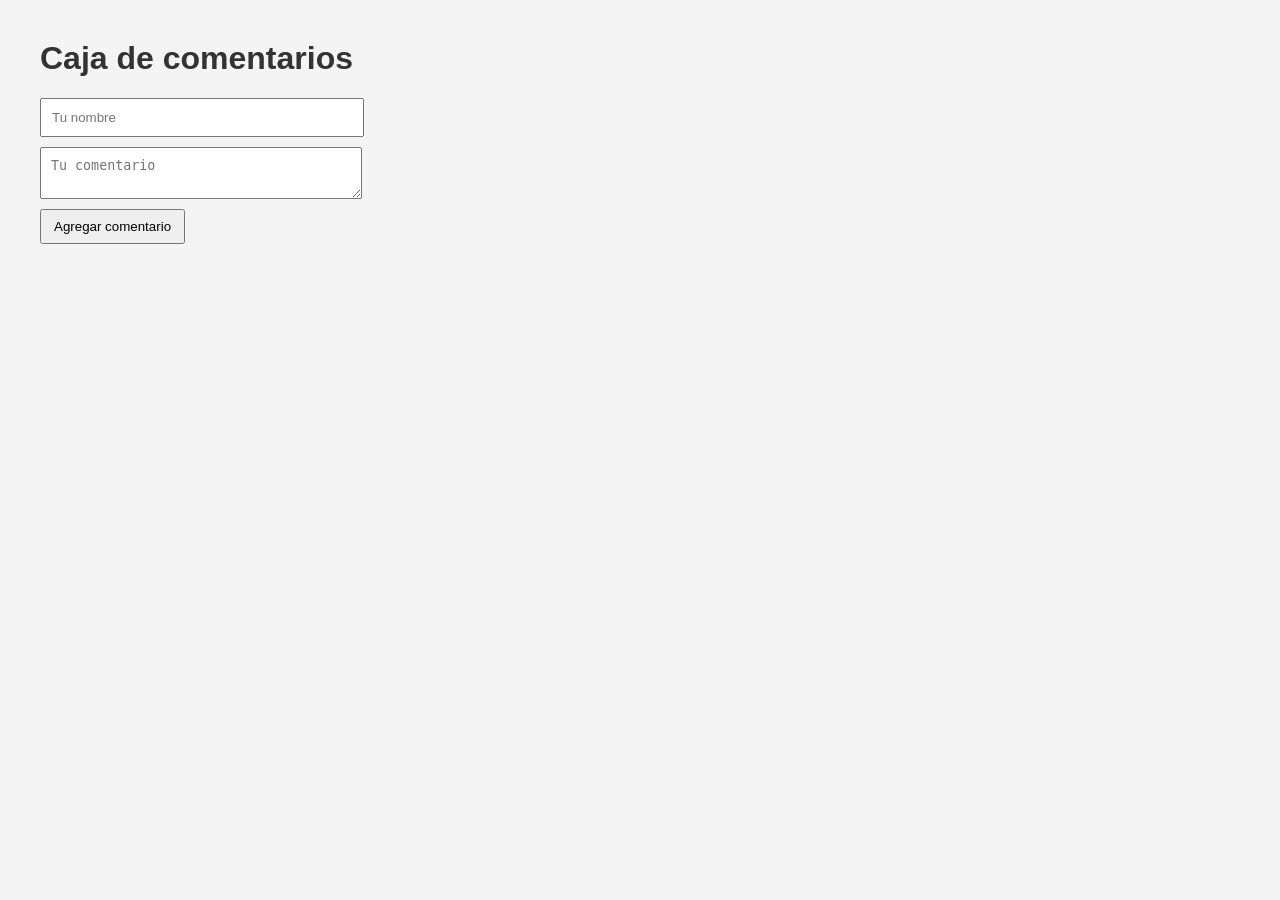
<file: index.html>
<!DOCTYPE html>
<html lang="en">
<head>
    <meta charset="UTF-8">
    <meta name="viewport" content="width=device-width, initial-scale=1.0">
    <title>Caja de comentarios</title>
    <link rel="stylesheet" href="style.css">
</head>
<body>
    <h1>Caja de comentarios</h1>

    <!-- Formulario para agregar un nuevo comentario -->
    <form id="commentForm">
        <input type="text" id="name" placeholder="Tu nombre" required>
        <textarea id="comment" placeholder="Tu comentario" required></textarea>
        <button type="submit">Agregar comentario</button>
    </form>

    <!-- Contenedor para mostrar los comentarios -->
    <div id="commentsContainer"></div>

    <script src="coment.js"></script>
</body>
</html>
</file>
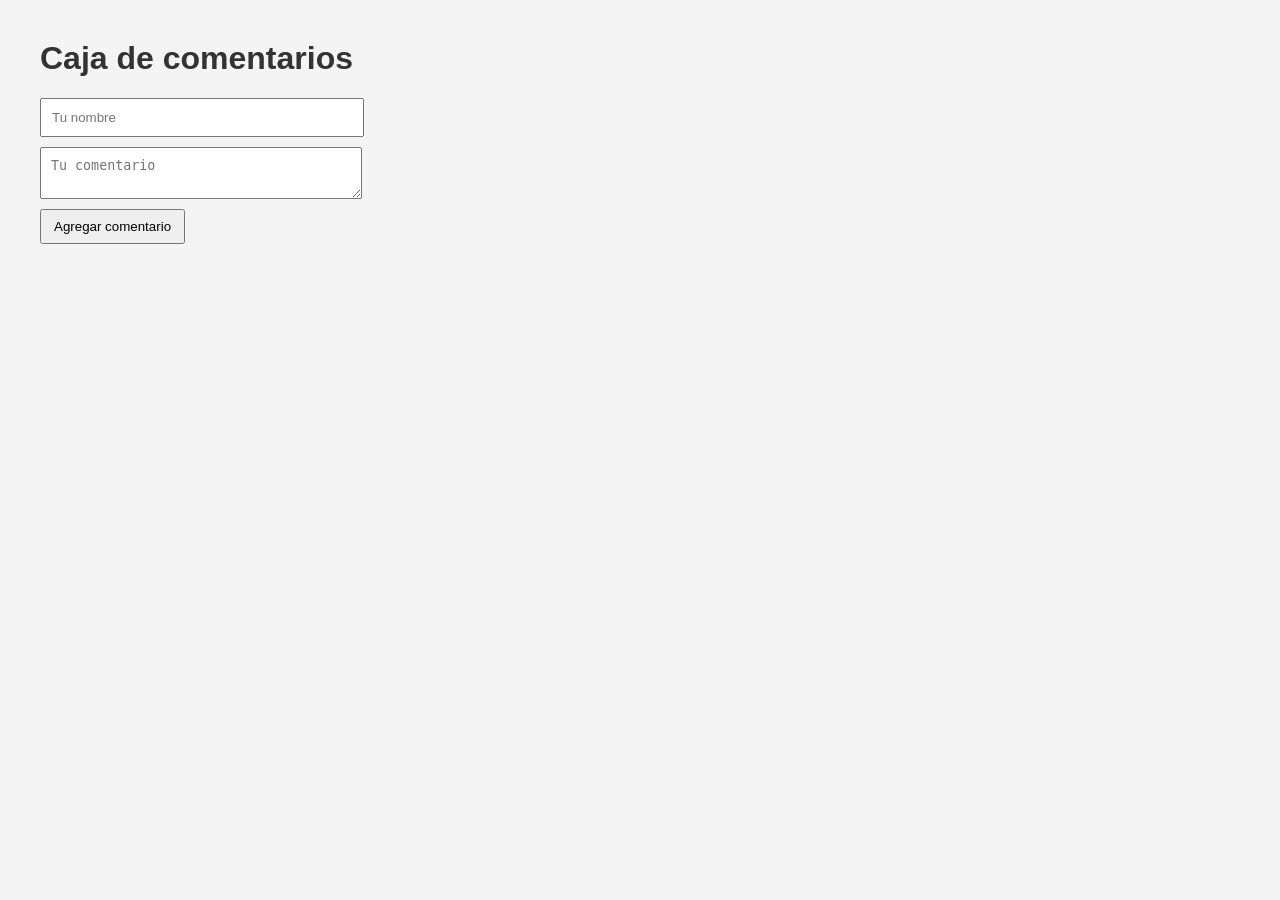
<file: formulario/index.html>
<!DOCTYPE html>
<html lang="es">
<head>
    <meta charset="UTF-8">
    <meta name="viewport" content="width=device-width, initial-scale=1.0">
    <title>Caja de comentarios</title>
    <link rel="stylesheet" href="style.css">
</head>
<body>
    <h1>Caja de comentarios</h1>

    <!-- Formulario para agregar un nuevo comentario -->
    <form id="commentForm">
        <input type="text" id="name" placeholder="Tu nombre" required>
        <textarea id="comment" placeholder="Tu comentario" required></textarea>
        <button type="submit">Agregar comentario</button>
    </form>

    <!-- Contenedor para mostrar los comentarios -->
    <div id="commentsContainer"></div>

    <script src="coment.js"></script>
</body>
</html>
</file>
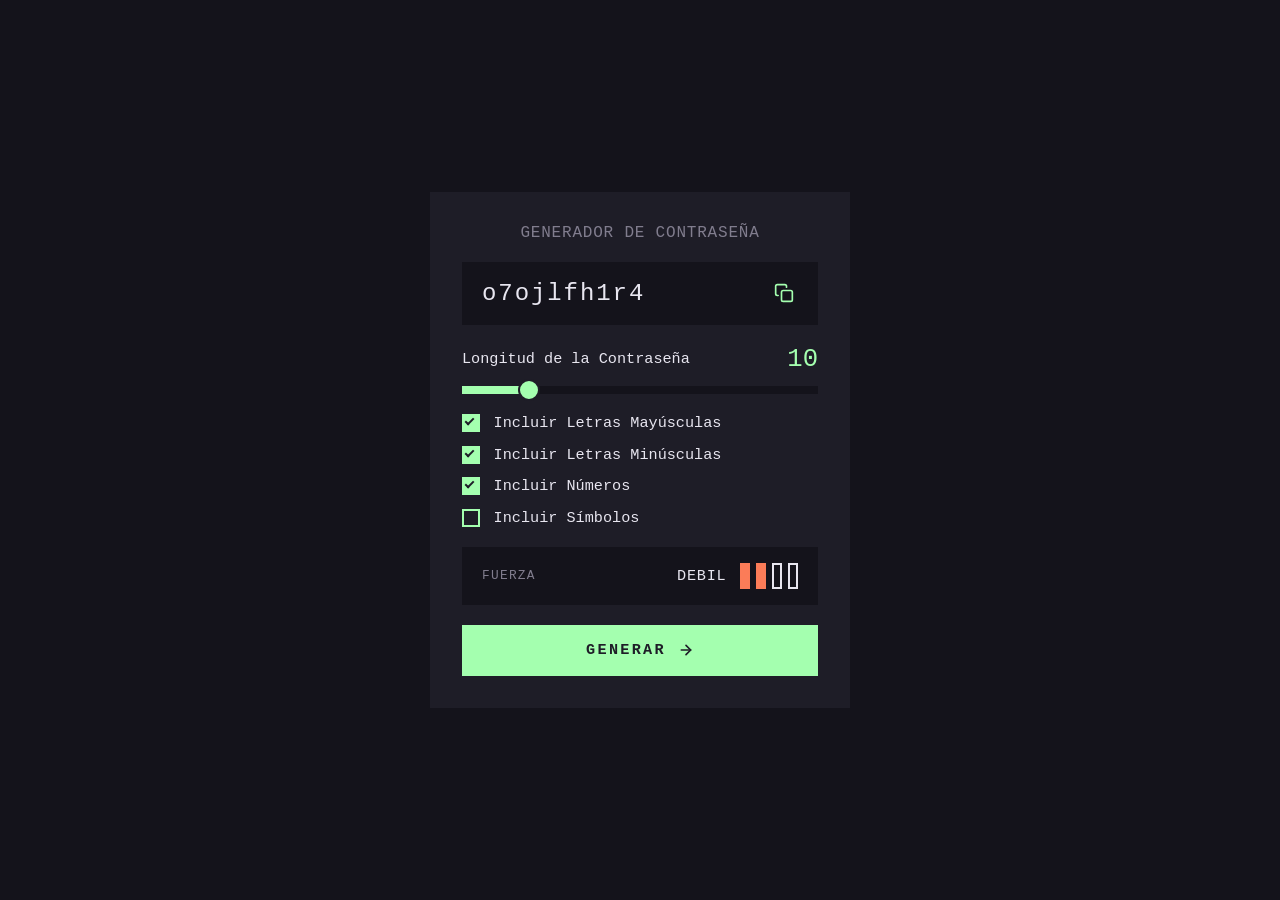
<file: generadorPassword/index.html>
<!DOCTYPE html>
<html lang="es">
  <head>
    <meta charset="UTF-8" />
    <meta name="viewport" content="width=device-width, initial-scale=1.0" />
    <title>Generador de Contraseña</title>

    <link rel="stylesheet" href="style.css" />
  </head>

  <body>

    <!-- ============================
         CONTENEDOR PRINCIPAL
    ============================= -->
    <main class="container">

      <!-- TÍTULO DE LA APP -->
      <h1 class="title">Generador de Contraseña</h1>

      <!-- ============================
           SECCIÓN 1: DISPLAY DE CONTRASEÑA
           Muestra la contraseña generada y
           el botón para copiarla al portapapeles
      ============================= -->
      <section class="password-display">
        <span class="password-output" id="passwordOutput">PTx1f5DaFX</span>
        <button class="copy-btn" id="copyBtn" title="Copiar contraseña">
          <!-- Ícono de copiar -->
          <svg xmlns="http://www.w3.org/2000/svg" width="20" height="20"
               viewBox="0 0 24 24" fill="none" stroke="currentColor"
               stroke-width="2" stroke-linecap="round" stroke-linejoin="round">
            <rect x="9" y="9" width="13" height="13" rx="2" ry="2"></rect>
            <path d="M5 15H4a2 2 0 0 1-2-2V4a2 2 0 0 1 2-2h9a2 2 0 0 1 2 2v1"></path>
          </svg>
        </button>
      </section>

      <!-- ============================
           SECCIÓN 2: LONGITUD DE LA CONTRASEÑA
           Slider para elegir cuántos caracteres tendrá
      ============================= -->
      <section class="length-control">
        <div class="length-header">
          <label for="lengthSlider">Longitud de la Contraseña</label>
          <span class="length-value" id="lengthValue">10</span>
        </div>
        <!-- El slider va de 8 a 20 caracteres -->
        <input
          type="range"
          id="lengthSlider"
          class="slider"
          min="8"
          max="20"
          value="10"
        />
      </section>

      <!-- ============================
           SECCIÓN 3: OPCIONES DE CARACTERES
           Checkboxes para elegir qué tipos de
           caracteres incluir en la contraseña
      ============================= -->
      <section class="options">

        <div class="option-item">
          <input type="checkbox" id="uppercase" checked />
          <label for="uppercase">Incluir Letras Mayúsculas</label>
        </div>

        <div class="option-item">
          <input type="checkbox" id="lowercase" checked />
          <label for="lowercase">Incluir Letras Minúsculas</label>
        </div>

        <div class="option-item">
          <input type="checkbox" id="numbers" checked />
          <label for="numbers">Incluir Números</label>
        </div>

        <div class="option-item">
          <input type="checkbox" id="symbols" />
          <label for="symbols">Incluir Símbolos</label>
        </div>

      </section>

      <!-- ============================
           SECCIÓN 4: INDICADOR DE FUERZA
           Muestra qué tan segura es la contraseña
           con texto (MUY DEBIL / DEBIL / MEDIO / FUERTE)
           y barras visuales de color
      ============================= -->
      <section class="strength-indicator">
        <span class="strength-label">FUERZA</span>
        <div class="strength-result">
          <span class="strength-text" id="strengthText">MEDIO</span>
          <!-- Las 4 barras de fuerza -->
          <div class="strength-bars" id="strengthBars">
            <span class="bar"></span>
            <span class="bar"></span>
            <span class="bar"></span>
            <span class="bar"></span>
          </div>
        </div>
      </section>

      <!-- ============================
           BOTÓN GENERATE
           Genera una nueva contraseña al hacer click
      ============================= -->
      <button class="generate-btn" id="generateBtn">
        GENERAR
        <!-- Flecha decorativa -->
        <svg xmlns="http://www.w3.org/2000/svg" width="16" height="16"
             viewBox="0 0 24 24" fill="none" stroke="currentColor"
             stroke-width="2.5" stroke-linecap="round" stroke-linejoin="round">
          <line x1="5" y1="12" x2="19" y2="12"></line>
          <polyline points="12 5 19 12 12 19"></polyline>
        </svg>
      </button>

    </main>

    <!-- Enlazamos el JS al final para que el HTML cargue primero -->
    <script src="script.js"></script>

  </body>
</html>
</file>
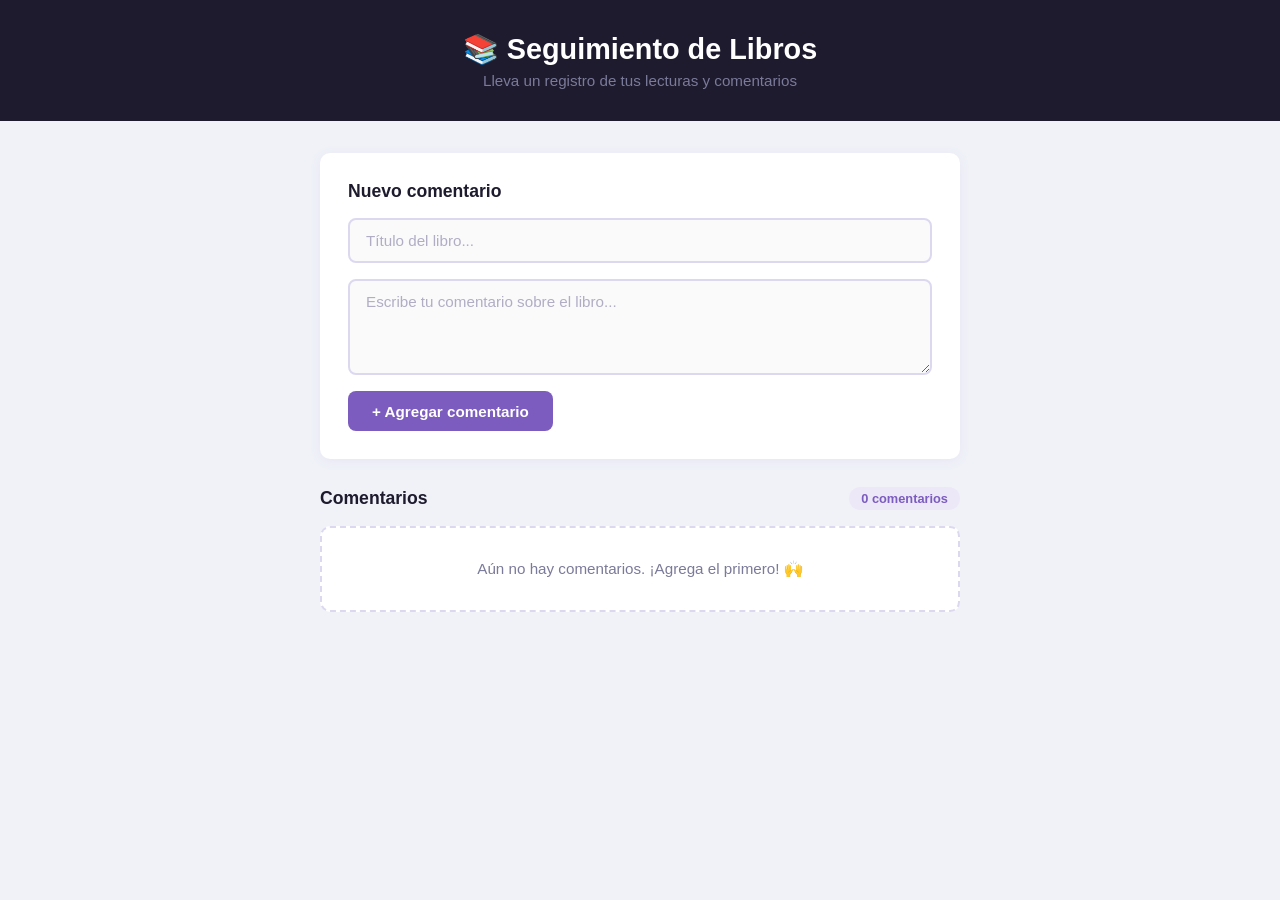
<file: seguidorLibros/index.html>
<!DOCTYPE html>
<html lang="es">
  <head>
    <meta charset="UTF-8" />
    <meta name="viewport" content="width=device-width, initial-scale=1.0" />
    <title>Seguimiento de Libros</title>
    <link rel="stylesheet" href="style.css" />
  </head>

  <body>

    <!-- ============================
         ENCABEZADO DE LA PÁGINA
    ============================= -->
    <header class="page-header">
      <h1 class="page-title">📚 Seguimiento de Libros</h1>
      <p class="page-subtitle">Lleva un registro de tus lecturas y comentarios</p>
    </header>

    <!-- ============================
         CONTENEDOR PRINCIPAL
    ============================= -->
    <main class="container">

      <!-- SECCIÓN 1: FORMULARIO
           El usuario escribe aquí su comentario
           y hace click en "Agregar"
      -->
      <section class="form-section">
        <h2 class="section-title">Nuevo comentario</h2>

        <!-- Campo para el título del libro -->
        <div class="form-group">
          <input
            type="text"
            id="bookTitle"
            class="input-field"
            placeholder="Título del libro..."
          />
        </div>

        <!-- Campo para el comentario -->
        <div class="form-group">
          <textarea
            id="commentInput"
            class="textarea-field"
            placeholder="Escribe tu comentario sobre el libro..."
            rows="4"
          ></textarea>
        </div>

        <button class="add-btn" id="addBtn">
          + Agregar comentario
        </button>

        <!-- Mensaje de error -->
        <p class="error-msg hidden" id="errorMsg">
          ⚠️ Por favor completa todos los campos antes de agregar.
        </p>

      </section>

      <!-- SECCIÓN 2: LISTA DE COMENTARIOS -->
      <section class="comments-section">

        <!-- Encabezado con contador -->
        <div class="comments-header">
          <h2 class="section-title">Comentarios</h2>
          <span class="comment-count" id="commentCount">0 comentarios</span>
        </div>

        <!-- Mensaje vacío: visible al inicio -->
        <p class="empty-msg" id="emptyMsg">
          Aún no hay comentarios. ¡Agrega el primero! 🙌
        </p>

        <!-- Tarjetas de comentario -->
        <div class="comments-list" id="commentsList"></div>

      </section>

    </main>

    <script src="script.js"></script>
  </body>
</html>
</file>
<file: style.css>
body {
  font-family: Arial, sans-serif;
  margin: 40px;
  background-color: #f4f4f4;
}

h1 {
  color: #333;
}

form {
  margin-bottom: 20px;
}

input,
textarea {
  display: block;
  width: 300px;
  margin-bottom: 10px;
  padding: 10px;
}

button {
  padding: 8px 12px;
  cursor: pointer;
}

.comentario {
  background-color: white;
  border: 1px solid #ccc;
  border-radius: 5px;
  padding: 15px;
  margin-top: 10px;
  width: 320px;
}

.comentario h3 {
  margin: 0;
  color: #444;
}

.comentario p {
  margin: 10px 0;
}

.comentario small {
  color: gray;
}

.eliminar {
  margin-top: 10px;
}
</file>
<file: formulario/style.css>
body {
  font-family: Arial, sans-serif;
  margin: 40px;
  background-color: #f4f4f4;
}

h1 {
  color: #333;
}

form {
  margin-bottom: 20px;
}

input,
textarea {
  display: block;
  width: 300px;
  margin-bottom: 10px;
  padding: 10px;
}

button {
  padding: 8px 12px;
  cursor: pointer;
}

.comentario {
  background-color: white;
  border: 1px solid #ccc;
  border-radius: 5px;
  padding: 15px;
  margin-top: 10px;
  width: 320px;
}

.comentario h3 {
  margin: 0;
  color: #444;
}

.comentario p {
  margin: 10px 0;
}

.comentario small {
  color: gray;
}

.eliminar {
  margin-top: 10px;
}
</file>
<file: generadorPassword/style.css>
/* ============================================
   1. VARIABLES GLOBALES
============================================ */
:root {
  --color-bg-page:       #14131b;   /* fondo de la página */
  --color-bg-card:       #1e1d27;   /* tarjeta principal */
  --color-bg-display:    #14131b;   /* fondo del display de contraseña */
  --color-bg-input:      #14131b;   /* fondo del slider / opciones */
 
  --color-accent:        #a4ffaf;   /* verde neón principal */
  --color-accent-hover:  #7dda87;   /* verde al pasar el mouse */
 
  --color-text-primary:  #e8e6f0;   /* texto principal (casi blanco) */
  --color-text-muted:    #817d8e;   /* texto secundario (gris) */
  --color-text-password: #e8e6f0;   /* contraseña generada */
 
  /* Colores de fuerza de contraseña */
  --color-weak:   #f64a4a;          /* rojo */
  --color-fair:   #fb7c58;          /* naranja */
  --color-medium: #f8cd65;          /* amarillo */
  --color-strong: #a4ffaf;          /* verde */
 
  --border-radius-card:  8px;
  --border-radius-btn:   6px;
  --font-main: 'Courier New', Courier, monospace;  /* tipografía monoespaciada */
}
 
 
/* ============================================
   2. RESET Y BASE
============================================ */
*, *::before, *::after {
  box-sizing: border-box;
  margin: 0;
  padding: 0;
}
 
body {
  background-color: var(--color-bg-page);
  color: var(--color-text-primary);
  font-family: var(--font-main);
  min-height: 100vh;
 
  /* Centrado vertical y horizontal con Flexbox */
  display: flex;
  align-items: center;
  justify-content: center;
  padding: 2rem;
}
 
 
/* ============================================
   3. TARJETA PRINCIPAL (container)
============================================ */
.container {
  background-color: var(--color-bg-card);
  width: 100%;
  max-width: 420px;
  padding: 2rem;
  display: flex;
  flex-direction: column;   /* apila los hijos verticalmente */
  gap: 1.25rem;             /* espacio entre secciones */
}
 
 
/* ============================================
   4. TÍTULO
============================================ */
.title {
  color: var(--color-text-muted);
  font-size: 1rem;
  font-weight: 400;
  text-align: center;
  letter-spacing: 0.05em;
  text-transform: uppercase;
}
 
 
/* ============================================
   5. DISPLAY DE CONTRASEÑA
============================================ */
.password-display {
  background-color: var(--color-bg-display);
  padding: 1.1rem 1.25rem;
  display: flex;
  align-items: center;
  justify-content: space-between;
  gap: 1rem;
}
 
.password-output {
  font-size: 1.5rem;
  color: var(--color-text-password);
  letter-spacing: 0.08em;
  /* Si la contraseña es muy larga, la recorta con ... */
  overflow: hidden;
  text-overflow: ellipsis;
  white-space: nowrap;
}
 
.copy-btn {
  background: none;
  border: none;
  cursor: pointer;
  color: var(--color-accent);
  padding: 4px;
  display: flex;
  align-items: center;
  transition: color 0.2s, transform 0.15s;
  flex-shrink: 0;   /* evita que el botón se encoja */
}
 
.copy-btn:hover {
  color: var(--color-accent-hover);
  transform: scale(1.1);
}
 
/* Cuando el usuario copia, mostramos feedback visual */
.copy-btn.copied {
  color: #ffffff;
}
 
 
/* ============================================
   6. CONTROL DE LONGITUD
   Slider + número de caracteres.
============================================ */
.length-control {
  display: flex;
  flex-direction: column;
  gap: 0.75rem;
}
 
.length-header {
  display: flex;
  justify-content: space-between;
  align-items: center;
}
 
.length-header label {
  font-size: 0.95rem;
  color: var(--color-text-primary);
}
 
.length-value {
  font-size: 1.6rem;
  color: var(--color-accent);
}
 
/* --- Slider personalizado --- */
.slider {
  -webkit-appearance: none;   /* eliminamos el estilo por defecto */
  appearance: none;
  width: 100%;
  height: 8px;
  background: var(--color-bg-display);
  outline: none;
  cursor: pointer;
}
 
/* La "pista" llenada (color verde) se maneja con JS + gradiente de fondo */
 
/* El "pulgar" (thumb) del slider — el círculo que arrastra el usuario */
.slider::-webkit-slider-thumb {
  -webkit-appearance: none;
  appearance: none;
  width: 22px;
  height: 22px;
  border-radius: 50%;
  background: var(--color-accent);
  cursor: pointer;
  border: 2px solid var(--color-bg-card);
  transition: background 0.2s;
}
 
.slider::-moz-range-thumb {
  width: 22px;
  height: 22px;
  border-radius: 50%;
  background: var(--color-accent);
  cursor: pointer;
  border: 2px solid var(--color-bg-card);
}
 
.slider:hover::-webkit-slider-thumb {
  background: var(--color-accent-hover);
}
 
 
/* ============================================
   7. OPCIONES (checkboxes)
============================================ */
.options {
  display: flex;
  flex-direction: column;
  gap: 0.85rem;
}
 
.option-item {
  display: flex;
  align-items: center;
  gap: 0.85rem;
  cursor: pointer;
}
 
.option-item label {
  font-size: 0.95rem;
  color: var(--color-text-primary);
  cursor: pointer;
  user-select: none;
}
 
/* Checkbox personalizado */
.option-item input[type="checkbox"] {
  -webkit-appearance: none;
  appearance: none;
  width: 18px;
  height: 18px;
  border: 2px solid var(--color-accent);
  background: transparent;
  cursor: pointer;
  flex-shrink: 0;
  position: relative;
  transition: background 0.15s;
}
 
.option-item input[type="checkbox"]:checked {
  background-color: var(--color-accent);
}
 
/* La palomita (✓) dentro del checkbox */
.option-item input[type="checkbox"]:checked::after {
  content: '';
  position: absolute;
  left: 3px;
  top: 0px;
  width: 5px;
  height: 9px;
  border: 2px solid var(--color-bg-card);
  border-top: none;
  border-left: none;
  transform: rotate(45deg);
}
 
 
/* ============================================
   8. INDICADOR DE FUERZA
============================================ */
.strength-indicator {
  background-color: var(--color-bg-display);
  padding: 1rem 1.25rem;
  display: flex;
  align-items: center;
  justify-content: space-between;
}
 
.strength-label {
  font-size: 0.8rem;
  color: var(--color-text-muted);
  letter-spacing: 0.1em;
  text-transform: uppercase;
}
 
.strength-result {
  display: flex;
  align-items: center;
  gap: 0.85rem;
}
 
.strength-text {
  font-size: 0.95rem;
  color: var(--color-text-primary);
  letter-spacing: 0.05em;
  text-transform: uppercase;
  min-width: 60px;
  text-align: right;
}
 
/* Las 4 barras de fuerza */
.strength-bars {
  display: flex;
  gap: 6px;
}
 
.bar {
  display: block;
  width: 10px;
  height: 26px;
  border: 2px solid var(--color-text-primary);
  background: transparent;
  transition: background 0.3s, border-color 0.3s;
}
 
/* Estados de las barras según la fuerza */
.bar.weak   { background: var(--color-weak);   border-color: var(--color-weak); }
.bar.fair   { background: var(--color-fair);   border-color: var(--color-fair); }
.bar.medium { background: var(--color-medium); border-color: var(--color-medium); }
.bar.strong { background: var(--color-strong); border-color: var(--color-strong); }
 
 
/* ============================================
   9. BOTÓN GENERATE
============================================ */
.generate-btn {
  width: 100%;
  padding: 1.05rem;
  background-color: var(--color-accent);
  color: var(--color-bg-card);
  border: none;
  font-family: var(--font-main);
  font-size: 0.95rem;
  font-weight: bold;
  letter-spacing: 0.15em;
  text-transform: uppercase;
  cursor: pointer;
  display: flex;
  align-items: center;
  justify-content: center;
  gap: 0.75rem;
  transition: background 0.2s, transform 0.1s;
}
 
.generate-btn:hover {
  background-color: transparent;
  color: var(--color-accent);
  outline: 2px solid var(--color-accent);
}
 
.generate-btn:active {
  transform: scale(0.98);
}
</file>
<file: seguidorLibros/style.css>
/* ============================================
   1. VARIABLES GLOBALES
============================================ */
:root {
  --color-bg-page:      #f0f2f8;       /* fondo general gris claro */
  --color-bg-card:      #ffffff;       /* fondo de tarjetas */
  --color-bg-header:    #1e1b2e;       /* encabezado oscuro */

  --color-accent:       #7c5cbf;       /* morado principal */
  --color-accent-light: #ede8f7;       /* morado muy claro (fondos suaves) */
  --color-accent-hover: #5e3fa3;       /* morado oscuro al hacer hover */

  --color-danger:       #e05252;       /* rojo para botón eliminar */
  --color-danger-hover: #c03a3a;

  --color-text-primary:  #1e1b2e;      /* texto oscuro principal */
  --color-text-muted:    #7a7a9a;      /* texto secundario / fechas */
  --color-text-light:    #ffffff;      /* texto sobre fondos oscuros */

  --color-border:        #dcd8f0;      /* borde de inputs y tarjetas */
  --color-error:         #e05252;

  --shadow-card: 0 2px 12px rgba(124, 92, 191, 0.08);
  --border-radius: 10px;
  --font-main: 'Segoe UI', Tahoma, Geneva, Verdana, sans-serif;
}


/* ============================================
   2. RESET Y BASE
============================================ */
*, *::before, *::after {
  box-sizing: border-box;
  margin: 0;
  padding: 0;
}

body {
  background-color: var(--color-bg-page);
  color: var(--color-text-primary);
  font-family: var(--font-main);
  min-height: 100vh;
}


/* ============================================
   3. ENCABEZADO
============================================ */
.page-header {
  background-color: var(--color-bg-header);
  padding: 2rem;
  text-align: center;
}

.page-title {
  color: var(--color-text-light);
  font-size: 1.8rem;
  font-weight: 700;
  margin-bottom: 0.4rem;
}

.page-subtitle {
  color: var(--color-text-muted);
  font-size: 0.95rem;
}


/* ============================================
   4. CONTENEDOR PRINCIPAL
============================================ */
.container {
  max-width: 680px;
  margin: 2rem auto;         /* centrado horizontal con auto */
  padding: 0 1.25rem;
  display: flex;
  flex-direction: column;
  gap: 1.75rem;
}


/* ============================================
   5. TÍTULOS DE SECCIÓN
============================================ */
.section-title {
  font-size: 1.1rem;
  font-weight: 700;
  color: var(--color-text-primary);
}


/* ============================================
   6. SECCIÓN DEL FORMULARIO
============================================ */
.form-section {
  background-color: var(--color-bg-card);
  border-radius: var(--border-radius);
  padding: 1.75rem;
  box-shadow: var(--shadow-card);
  display: flex;
  flex-direction: column;
  gap: 1rem;
}

/* Cada fila del formulario */
.form-group {
  display: flex;
  flex-direction: column;
  gap: 0.4rem;
}


/* ============================================
   7. CAMPOS DE ENTRADA
============================================ */
.input-field,
.textarea-field {
  width: 100%;
  padding: 0.75rem 1rem;
  border: 2px solid var(--color-border);
  border-radius: 8px;
  font-family: var(--font-main);
  font-size: 0.95rem;
  color: var(--color-text-primary);
  background-color: #fafafa;
  transition: border-color 0.2s, box-shadow 0.2s;
  outline: none;
  resize: vertical;   /* solo textarea, permite redimensionar verticalmente */
}

/* Al hacer foco (click) en el campo → resaltamos con el color acento */
.input-field:focus,
.textarea-field:focus {
  border-color: var(--color-accent);
  box-shadow: 0 0 0 3px rgba(124, 92, 191, 0.15);
  background-color: #ffffff;
}

/* Estilo del placeholder (texto gris sugerido) */
.input-field::placeholder,
.textarea-field::placeholder {
  color: #b0adc5;
}


/* ============================================
   8. BOTÓN AGREGAR
============================================ */
.add-btn {
  align-self: flex-start;   /* no ocupa todo el ancho, solo lo necesario */
  padding: 0.7rem 1.5rem;
  background-color: var(--color-accent);
  color: var(--color-text-light);
  border: none;
  border-radius: 8px;
  font-family: var(--font-main);
  font-size: 0.95rem;
  font-weight: 600;
  cursor: pointer;
  transition: background 0.2s, transform 0.1s;
}

.add-btn:hover {
  background-color: var(--color-accent-hover);
}

.add-btn:active {
  transform: scale(0.97);
}


/* ============================================
   9. MENSAJE DE ERROR
============================================ */
.error-msg {
  color: var(--color-error);
  font-size: 0.875rem;
}

.hidden {
  display: none;
}


/* ============================================
   10. SECCIÓN DE COMENTARIOS
============================================ */
.comments-section {
  display: flex;
  flex-direction: column;
  gap: 1rem;
}

/* Encabezado con título y contador en la misma línea */
.comments-header {
  display: flex;
  align-items: center;
  justify-content: space-between;
}

/* Pastilla del contador */
.comment-count {
  background-color: var(--color-accent-light);
  color: var(--color-accent);
  font-size: 0.8rem;
  font-weight: 600;
  padding: 0.25rem 0.75rem;
  border-radius: 999px;   /* píldora redondeada */
}

/* Mensaje cuando no hay comentarios */
.empty-msg {
  text-align: center;
  color: var(--color-text-muted);
  font-size: 0.95rem;
  padding: 2rem;
  background-color: var(--color-bg-card);
  border-radius: var(--border-radius);
  border: 2px dashed var(--color-border);
}


/* ============================================
   11. TARJETA DE COMENTARIO INDIVIDUAL
============================================ */
.comment-card {
  background-color: var(--color-bg-card);
  border-radius: var(--border-radius);
  padding: 1.25rem 1.5rem;
  box-shadow: var(--shadow-card);
  border-left: 4px solid var(--color-accent);  /* franja morada a la izquierda */

  display: flex;
  flex-direction: column;
  gap: 0.5rem;

  /* Animación de entrada al aparecer */
  animation: fadeSlideIn 0.3s ease;
}

/* El título del libro dentro de la tarjeta */
.comment-book {
  font-size: 0.8rem;
  font-weight: 700;
  color: var(--color-accent);
  text-transform: uppercase;
  letter-spacing: 0.05em;
}

/* El texto del comentario */
.comment-text {
  font-size: 0.95rem;
  color: var(--color-text-primary);
  line-height: 1.6;
}

/* Fila inferior: fecha + botón eliminar */
.comment-footer {
  display: flex;
  align-items: center;
  justify-content: space-between;
  margin-top: 0.25rem;
}

/* Fecha y hora de publicación */
.comment-date {
  font-size: 0.8rem;
  color: var(--color-text-muted);
}

/* Botón eliminar */
.delete-btn {
  background: none;
  border: 1px solid var(--color-danger);
  color: var(--color-danger);
  font-size: 0.8rem;
  padding: 0.25rem 0.65rem;
  border-radius: 6px;
  cursor: pointer;
  transition: background 0.2s, color 0.2s;
}

.delete-btn:hover {
  background-color: var(--color-danger);
  color: white;
}


/* ============================================
   12. ANIMACIÓN DE ENTRADA
============================================ */
@keyframes fadeSlideIn {
  from {
    opacity: 0;
    transform: translateY(-10px);
  }
  to {
    opacity: 1;
    transform: translateY(0);
  }
}


/* ============================================
   13. RESPONSIVE
============================================ */
@media (max-width: 480px) {
  .page-title {
    font-size: 1.4rem;
  }

  .form-section {
    padding: 1.25rem;
  }

  .add-btn {
    width: 100%;          /* botón de ancho completo en móvil */
    text-align: center;
  }
}
</file>
